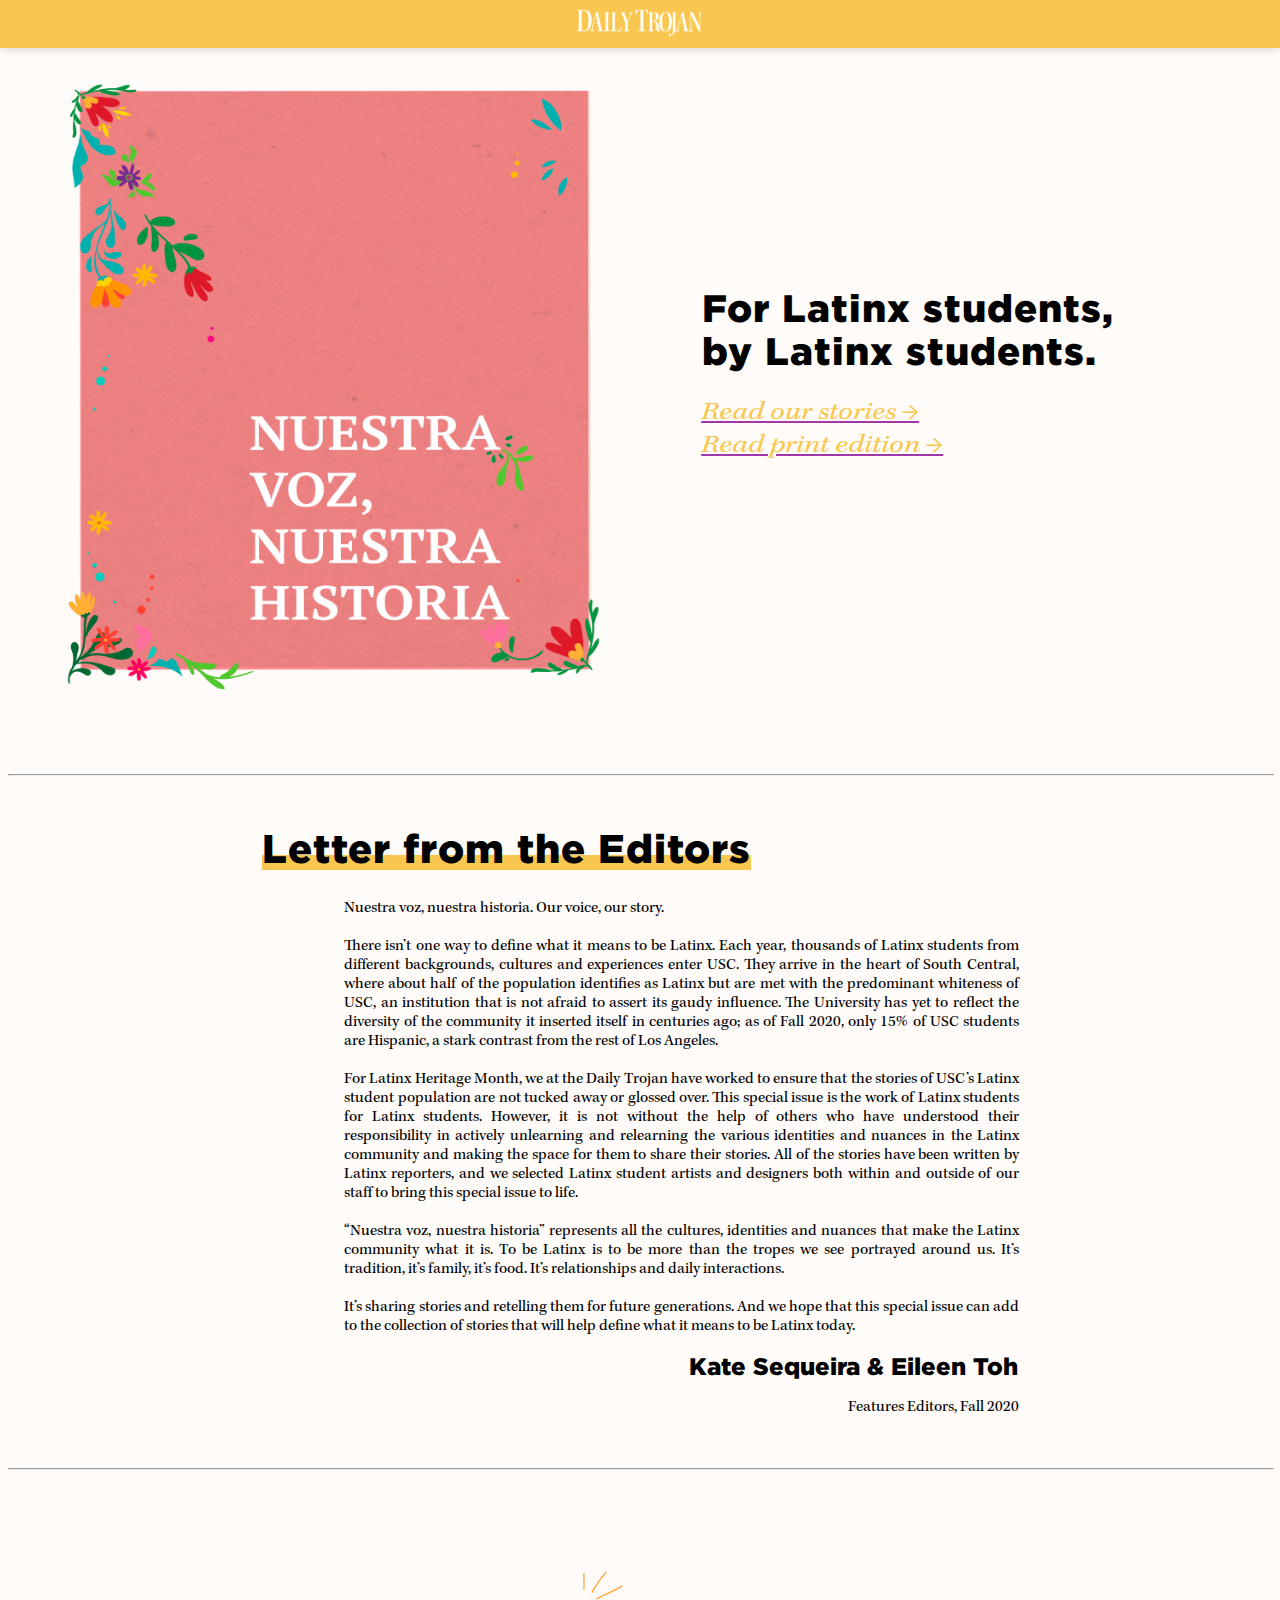
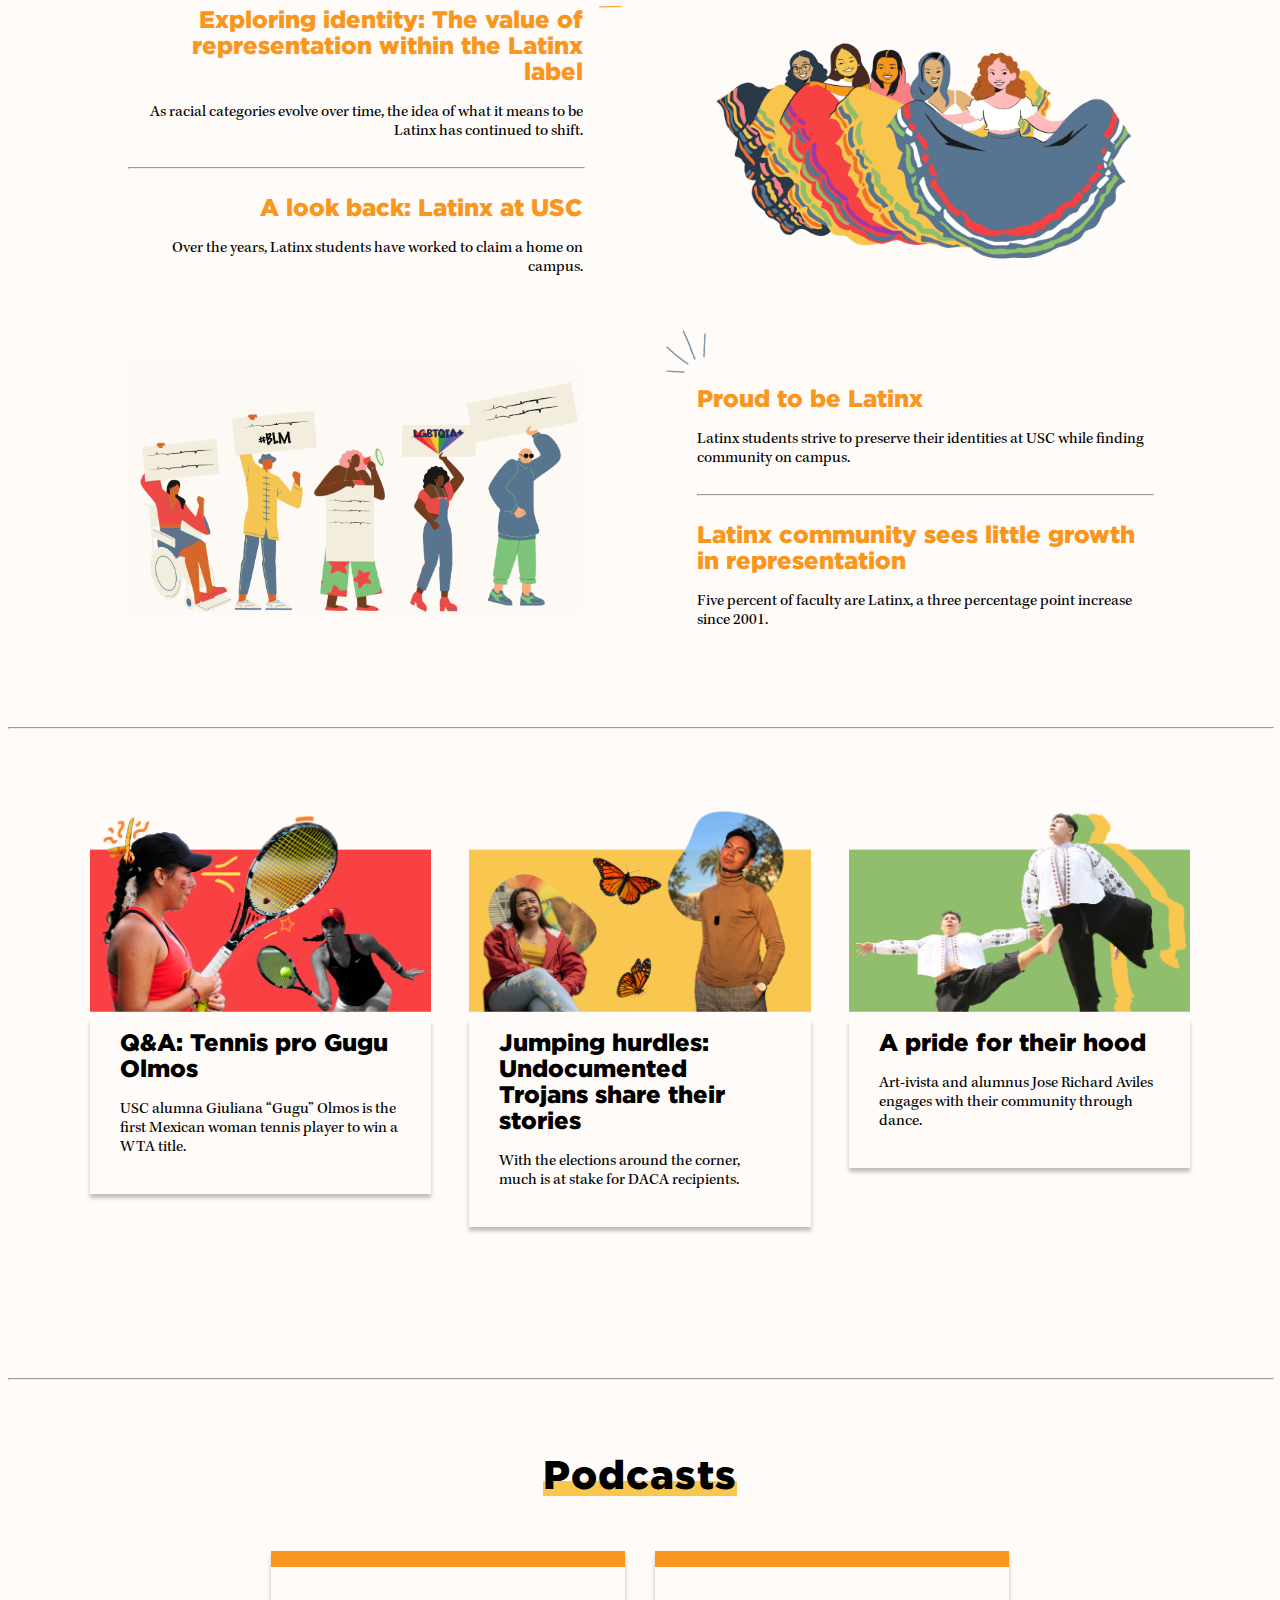
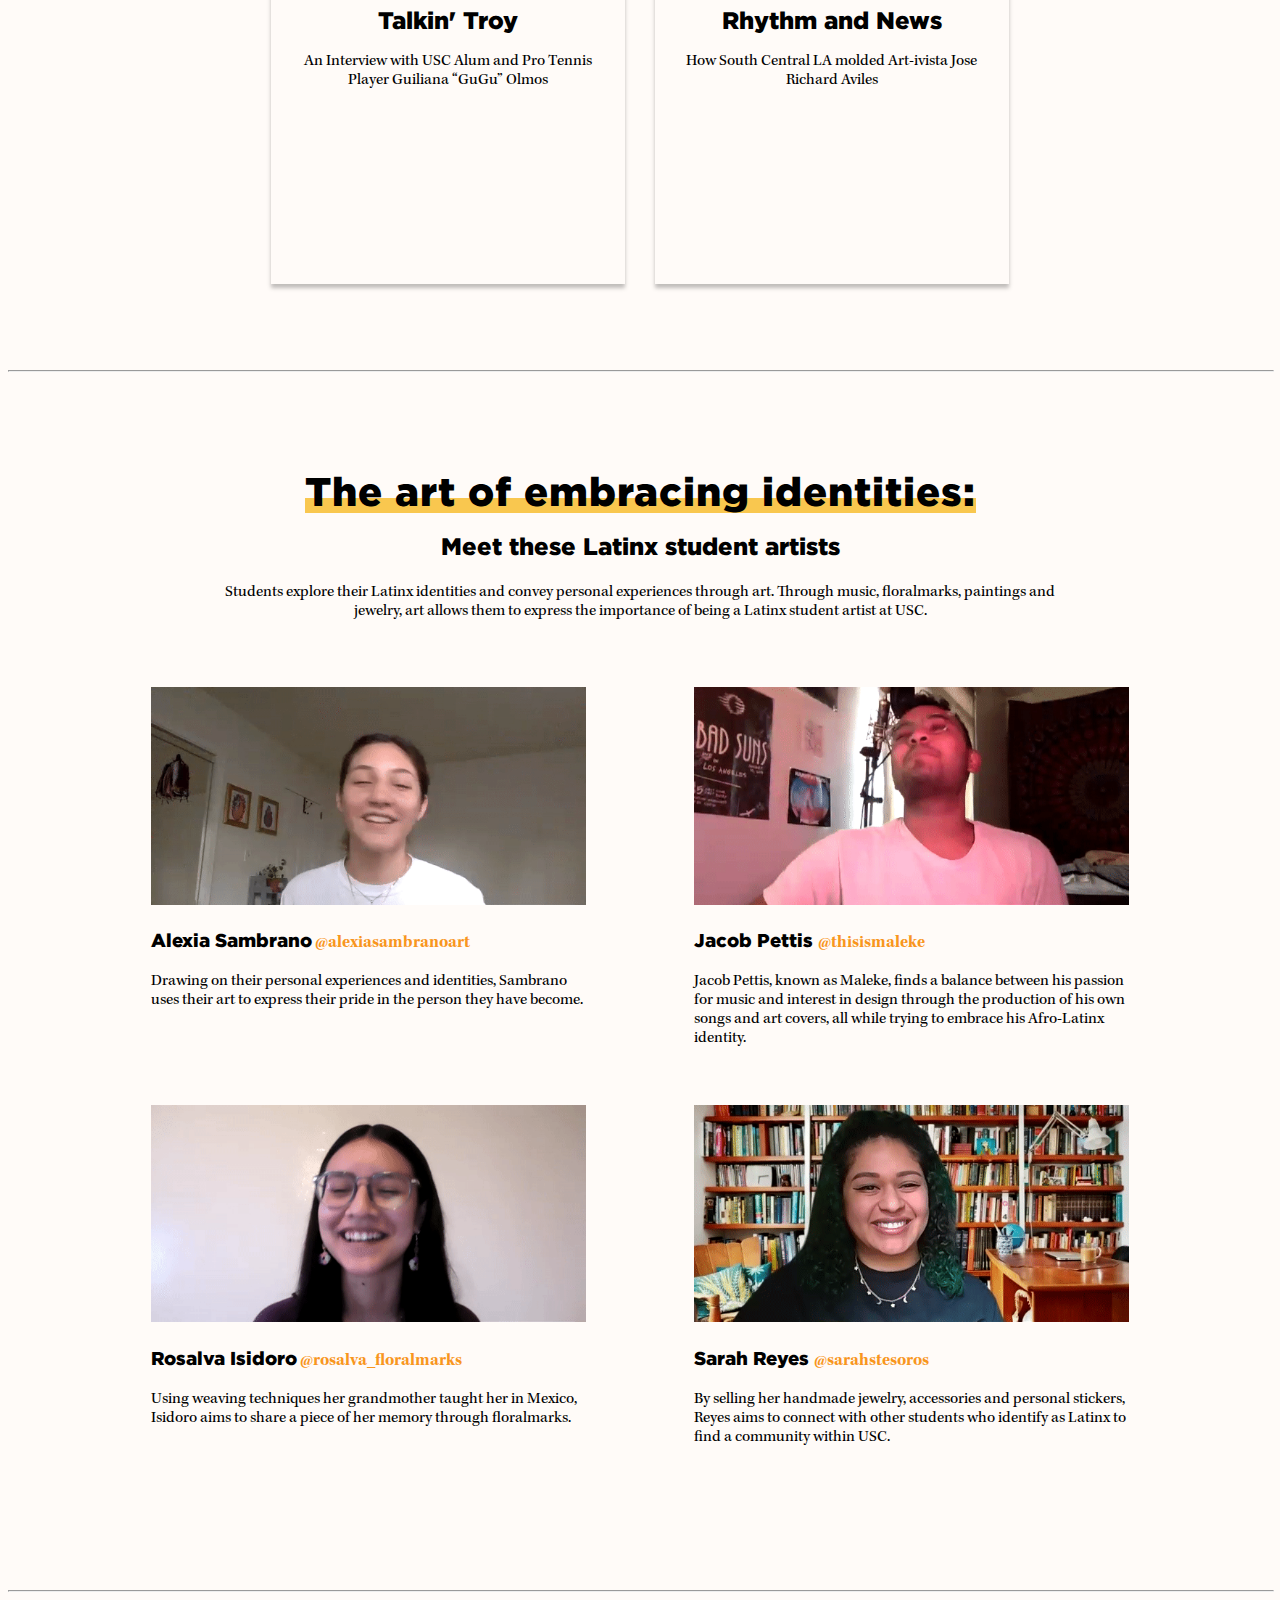
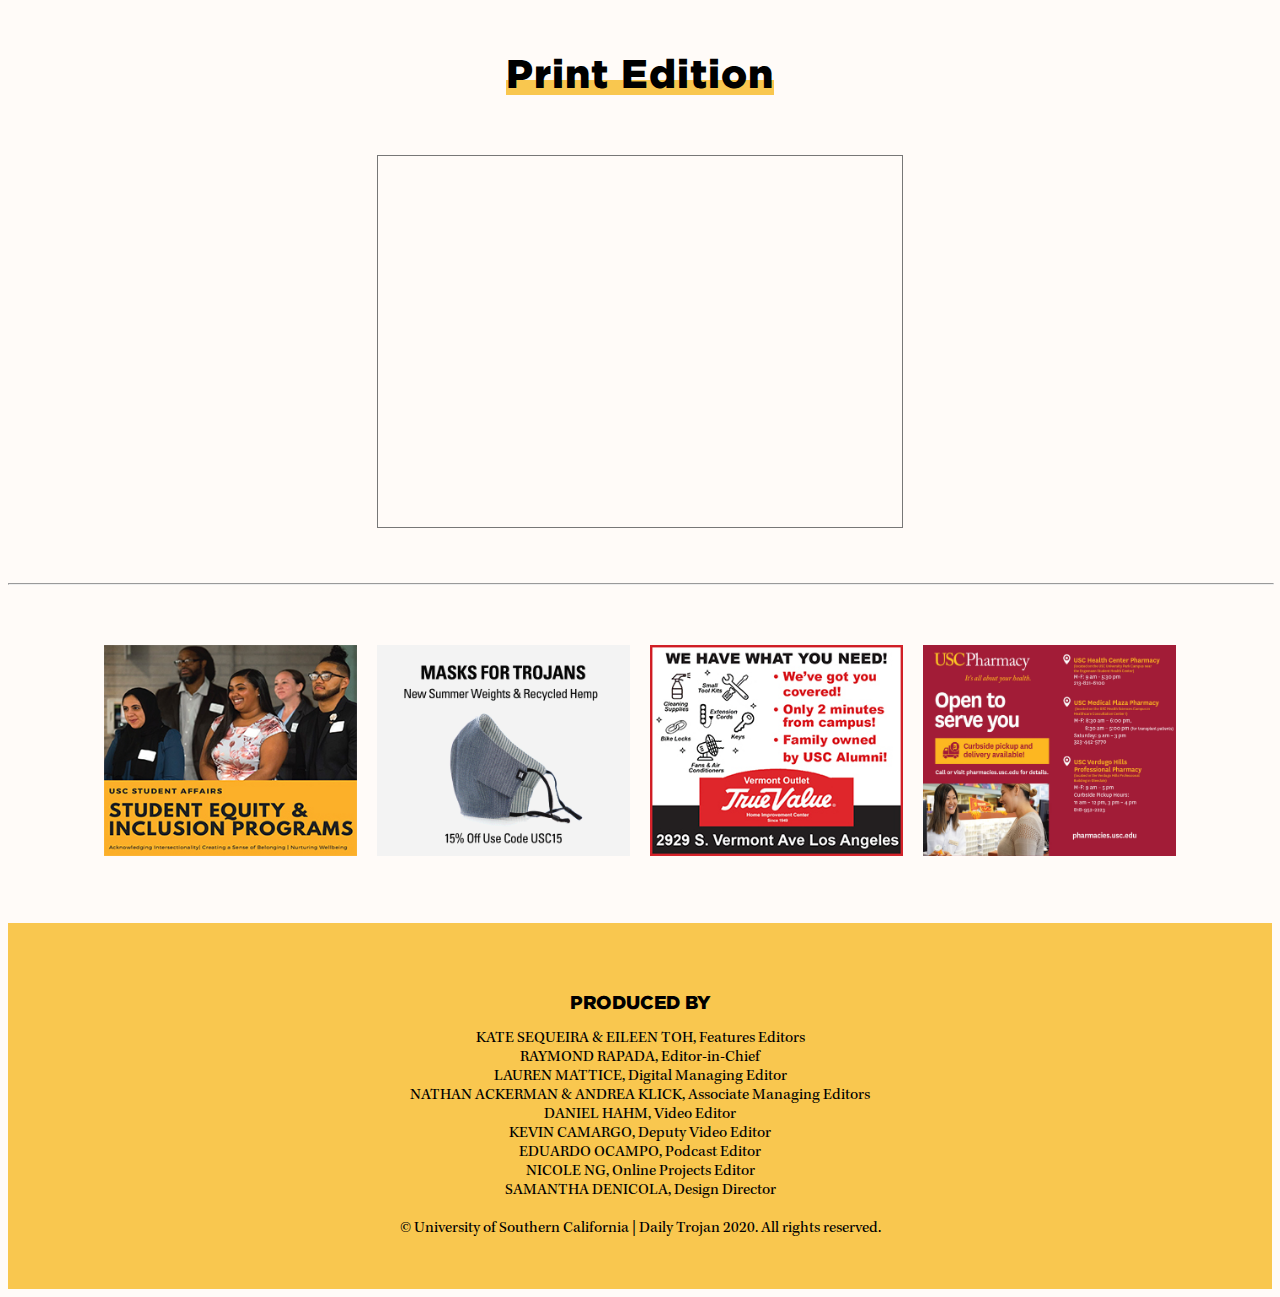
<file: index.html>
<!DOCTYPE html>
<html>
<head>
	<title>Nuestra Voz, Nuestra Historia | Daily Trojan</title>
	<meta charset="utf-8" />
	<meta name="viewport" content="width=device-width, initial-scale=1.0">
	<meta property="og:type" content="article" />
	<meta property="og:title" content="Nuestra Voz, Nuestra Historia" />
	<meta property="og:description" content="Stories for Latinx students, by Latinx students." />
	<meta property="og:image" content="https://nicolengsy.github.io/latinx-heritage-month/images/cover/socials-cover.png"/>
	<meta name="twitter:card" content="summary_large_image">
	<meta name="twitter:site" content="@dailytrojan">
	<meta name="twitter:title" content="Nuestra Voz, Nuestra Historia">
	<meta name="twitter:description" content="Stories for Latinx students, by Latinx students.">
	<meta name="twitter:image" content="https://nicolengsy.github.io/latinx-heritage-month/images/cover/socials-cover.png">
	<link rel="stylesheet" href="assets/styles.css">
	<link rel="icon" type="image/png" href="images/favicon.png"/>
</head>
<body>
	<header id="header">
		<div class="logo-container">
			<a href="http://dailytrojan.com/"><img class="logo" src="images/dt_logo.png" alt="Daily Trojan logo"></a>
		</div>
	</header>

	<!-- Twitter/FB Card Image -->
	<img href="images/cover/socials-cover.png" style="display:none">

	<!-- Cover -->
	<section id="cover">
		<!-- Cover Art -->
		<div id="cover-art-container">
			<img id="cover-art" src="images/cover/cover-online-edit2.png">
		</div>	
		<!-- Description -->
		<div id="cover-description">
			<h1 id="cover-text">For Latinx students, <br>by Latinx students.</h1>
			<a href="#editor-line"><p class="read-story">Read our stories &rarr;</p></a>
			<a href="#print-section"><p class="read-print">Read print edition &rarr;</p></a>
		</div>	
	</section>

	<hr class="line" id="editor-line">

	<!-- Letter from the Editor -->
	<section id="editor-section">
		<h1><mark class="yellowlight">Letter from the Editors</mark></h1>
 		<div id="editor-body">
			<p id="editor-text">Nuestra voz, nuestra historia. Our voice, our story. 
				<br><br>There isn’t one way to define what it means to be Latinx. Each year, thousands of Latinx students from different backgrounds, cultures and experiences enter USC. They arrive in the heart of South Central, where about half of the population identifies as Latinx but are met with the predominant whiteness of USC, an institution that is not afraid to assert its gaudy influence. The University has yet to reflect the diversity of the community it inserted itself in centuries ago; as of Fall 2020, only 15% of USC students are Hispanic, a stark contrast from the rest of Los Angeles. 
  
				<br><br>For Latinx Heritage Month, we at the Daily Trojan have worked to ensure that the stories of USC’s Latinx student population are not tucked away or glossed over. This special issue is the work of Latinx students for Latinx students. However, it is not without the help of others who have understood their responsibility in actively unlearning and relearning the various identities and nuances in the Latinx community and making the space for them to share their stories. All of the stories have been written by Latinx reporters, and we selected Latinx student artists and designers both within and outside of our staff to bring this special issue to life. 

				<br><br>“Nuestra voz, nuestra historia” represents all the cultures, identities and nuances that make the Latinx community what it is. To be Latinx is to be more than the tropes we see portrayed around us. It’s tradition, it’s family, it’s food. It’s relationships and daily interactions.

				<br><br>It’s sharing stories and retelling them for future generations. And we hope that this special issue can add to the collection of stories that will help define what it means to be Latinx today. 
			</p>
			<div id="editor-signature"><p class="subtitle">Kate Sequeira & Eileen Toh</p><br>Features Editors, Fall 2020</div>
		</div>
	</section>

	<hr class="line">

	<!--  Stories 1 -->
	<section id="story-section-1">
		<div class="blob blob-1">
			<div class="story-stack align-right">
				<a target="_blank" href="https://dailytrojan.com/2020/10/14/exploring-identity-the-value-of-representation-within-the-latinx-label/">
					<div class="stacked-story">
						<h2 class="story-title">Exploring identity: The value of representation within the Latinx label</h2>
						<p>As racial categories evolve over time, the idea of what it means to be Latinx has continued to shift.</p>
					</div>
				</a>
				<hr class="line">
				<a target="_blank" href="https://dailytrojan.com/2020/10/14/a-look-back-latinx-at-usc/">
					<div class="stacked-story">
						<h2 class="story-title">A look back: Latinx at USC</h2>
						<p>Over the years, Latinx students have worked to claim a home on campus.</p>
				</div>
			</a>
			<div class="tick-container">
				<img class="tick" src="images/ticks/orange_tick.png" alt="Tick marks for decoration">
			</div>
			</div>

			<div class="side-graphic">
				<img class="graphic" src="images/activism/Folklorico2.png" alt="An illustration of a row of women in traditional dresses dancing Folklorico">
			</div>
		</div>
		<div class="blob blob-2">
			<div class="side-graphic">
				<img class="graphic" src="images/activism/Protestors2.png" alt="An illustration of latinx protestors supporting Black Lives Matter, LGBTQIA+, and various movements">
			</div>
			<div class="story-stack">
				<a target="_blank" href="https://dailytrojan.com/2020/10/14/proud-to-be-latinx/">
					<div class="stacked-story">
						<h2 class="story-title">Proud to be Latinx</h2>
						<p>Latinx students strive to preserve their identities at USC while finding community on campus.</p>
					</div>
				</a>
				<hr class="line">
				<a target="_blank" href="https://dailytrojan.com/2020/10/14/latinx-community-sees-little-growth-in-representation/">
					<div class="stacked-story">
						<h2 class="story-title">Latinx community sees little growth in representation</h2>
						<p>Five percent of faculty are Latinx, a three percentage point increase since 2001.</p>
					</div>
				</a>
				<div class="tick-container-left">
					<img class="tick" src="images/ticks/blue_tick_left.png" alt="Tick marks for decoration">
				</div>
			</div>
		</div>
	</section>

	<hr class="line">

	<!-- Stories 2 -->
	<section id="story-section-2">
		<div class="row">
			<div class="cell"><a class="story-link" target="_blank" href="https://dailytrojan.com/2020/10/14/qa-tennis-pro-gugu-olmos/">
				<!-- <div class="color-bar orange"></div> -->
				<div class="profile-img"><img src="images/profiles/olmos.png" alt="Collage of Giuliana Olmos, USC alumnus and tennis player"></div>
				<div class="story-container">
					<h2 class="story-title">Q&A: Tennis pro Gugu Olmos</h2>
					<p>USC alumna Giuliana “Gugu” Olmos is the first Mexican woman tennis player to win a WTA title.</p>
				</div>
				</a>
			</div>
			<div class="cell"><a class="story-link" target="_blank" href="https://dailytrojan.com/2020/10/14/jumping-hurdles-undocumented-trojans-share-their-stories/">
				<div class="profile-img"><img src="images/profiles/daca.png" alt="Collage of two undocumented Trojan students who were interviewed, with two butterflies that represent migration"></div>
				<div class="story-container">
					<h2 class="story-title">Jumping hurdles: Undocumented Trojans share their stories</h2>
					<p>With the elections around the corner, much is at stake for DACA recipients.</p>
				</div>
				</a>
			</div>
			<div class="cell"><a class="story-link" target="_blank" href="https://dailytrojan.com/2020/10/14/a-pride-for-their-hood/">
				<div class="profile-img"><img src="images/profiles/jose.png" alt="Collage of Jose Richard Aviles, USC alumnus and artist"></div>
				<div class="story-container">
					<h2 class="story-title">A pride for their hood</h2>
					<p>Art-ivista and alumnus Jose Richard Aviles engages with their community through dance.</p>
				</div>
				</a>
			</div>
		</div>
	</section>

	<hr class="line">

	<section id="podcast-section">
		<h1><mark class="yellowlight">Podcasts</mark></h1><br>
		<div class="podcasts-container">
			<div class="podcast-cell">
				<div class="color-bar orange"></div>
				<div class="podcast-body">
					<a class="podcast-link" target="_blank" href="https://dailytrojan.com/2020/10/14/talkin-troy-s5e4-an-interview-with-usc-alum-and-pro-tennis-player-guiliana-gugu-olmos/">
						<h2>Talkin' Troy</h2>
					</a>
					<p>An Interview with USC Alum and Pro Tennis Player Guiliana “GuGu” Olmos</p>
					<iframe class="podcast-iframe" src="https://anchor.fm/talkin-troy/embed/episodes/An-Interview-with-USC-Alum-and-Pro-Tennis-Player-Guiliana-GuGu-Olmos-el1luh" frameborder="0" scrolling="no"></iframe>				
				</div>
			</div>
			<div class="podcast-cell">
				<div class="color-bar orange"></div>
				<div class="podcast-body">
					<a class="podcast-link" target="_blank" href="https://dailytrojan.com/2020/10/14/rhythm-and-news-s5e1-how-south-central-la-molded-art-ivista-jose-richard-aviles/">
						<h2>Rhythm and News</h2>
					</a>
						<p>How South Central LA molded Art-ivista Jose Richard Aviles</p>
			    	<iframe class="podcast-iframe" src="https://anchor.fm/rhythm-and-news/embed/episodes/How-South-Central-LA-molded-Art-ivista-Jose-Richard-Aviles-el1ncj"frameborder="0" scrolling="no"></iframe>
				</div>
			</div>
		</div>
	</section>

	<hr class="line">
	
	<section id="video-section">
		<h1 class="video-title"><mark class="yellowlight">The art of embracing identities:<br></mark></h1>
		<h2 class="video-title">Meet these Latinx student artists</h2>
		<p class="video-dek">Students explore their Latinx identities and convey personal experiences through art. Through music, floralmarks, paintings and jewelry, art allows them to express the importance of being a Latinx student artist at USC.</p>
		<div class="videos">
			<div class="video-cell">
				<a target="_blank" href="https://www.youtube.com/watch?v=xGN4vuSsiU0"><img class="video-gifs" src="images/artists-gif/Alexia_Sambrano.gif" alt="Gif of artist Alexia Sambrano"></a>
				<h3>Alexia Sambrano<a class="artist-ig" target="_blank" href="https://www.instagram.com/alexiasambranoart/"> @alexiasambranoart</a></h3>
				<p>Drawing on their personal experiences and identities, Sambrano uses their art to express their pride in the person they have become.</p>
			</div>
			<div class="video-cell">
				<a target="_blank" href="https://www.youtube.com/watch?v=CnesWEY3oHU"><img class="video-gifs" src="images/artists-gif/Jacob_Pettis.gif" alt="Gif of artist Jacob Pettis"></a>
				<h3>Jacob Pettis <a class="artist-ig" target="_blank" href="https://www.instagram.com/thisismaleke/"> @thisismaleke</a></h3>
				<p>Jacob Pettis, known as Maleke, finds a balance between his passion for music and interest in design through the production of his own songs and art covers, all while trying to embrace his Afro-Latinx identity.</p>
			</div>
			<div class="video-cell">
				<a target="_blank" href="https://www.youtube.com/watch?v=Hves-ZPH0Fc"><img class="video-gifs" src="images/artists-gif/Rosalva_Isidoro.gif" alt="Gif of artist Rosalva Isidoro"></a>
				<h3>Rosalva Isidoro<a class="artist-ig" target="_blank" href="https://www.instagram.com/rosalva_floralmarks/"> @rosalva_floralmarks</a></h3>
				<p>Using weaving techniques her grandmother taught her in Mexico, Isidoro aims to share a piece of her memory through floralmarks.</p>
			</div>
			<div class="video-cell">
				<a target="_blank" href="https://www.youtube.com/watch?v=7HPdeF8nppQ"><img class="video-gifs" src="images/artists-gif/Sarah_Reyes.gif" alt="Gif of artist Sarah Reyes"></a>
				<h3>Sarah Reyes <a class="artist-ig" target="_blank" href="https://www.instagram.com/sarahstesoros/"> @sarahstesoros</a></h3>
				<p>By selling her handmade jewelry, accessories and personal stickers, Reyes aims to connect with other students who identify as Latinx to find a community within USC.</p>
			</div>
		</div>
	</section>

	<hr class="line"> 

	<section id="print-section">
		<h1><mark class="yellowlight">Print Edition</mark></h1><br>
		<iframe class="print-iframe" style="border: 1px solid #777;" src="https://indd.adobe.com/embed/cbbbe970-107a-47e3-9b60-486f57f27217?startpage=1&allowFullscreen=true" width="524px" height="371px" frameborder="0" allowfullscreen=""></iframe>

	</section>
	<hr class="line"> 

	<!-- Ads -->
	<section id="ads-section">
		<div class="ad-container"><a target="_blank" href="https://seip.usc.edu/"><img class="ad" src="images/ads/SEIP.jpg" alt="An ad for USC Student Equity and Inclusion Programs"></a></div>
		<div class="ad-container"><a target="_blank" href="https://vermontoutlettruevalue.com/"><img class="ad" src="images/ads/MasksForTrojans.gif" alt="An ad selling Masks for Trojans"></a></div>
		<div class="ad-container"><a target="_blank" href="https://savilino.com/"><img class="ad" src="images/ads/TrueValue.jpg" alt="An add for TrueValue"></a></div>
		<div class="ad-container"><a target="_blank" href="https://pharmacies.usc.edu/"><img class="ad" src="images/ads/USCPharmacy.jpg" alt="An ad for USC Pharmacy"></a></div>
	</section>

	<footer id="footer">	
		<h3>PRODUCED BY</h3>
		<span class="yellow-name">KATE SEQUEIRA & EILEEN TOH,</span> Features Editors<br>
		<span class="yellow-name">RAYMOND RAPADA,</span> Editor-in-Chief<br>
		<span class="yellow-name">LAUREN MATTICE,</span> Digital Managing Editor<br>
		<span class="yellow-name">NATHAN ACKERMAN & ANDREA KLICK,</span> Associate Managing Editors<br>
		<span class="yellow-name">DANIEL HAHM,</span> Video Editor<br>
		<span class="yellow-name">KEVIN CAMARGO,</span> Deputy Video Editor<br>
		<span class="yellow-name">EDUARDO OCAMPO,</span> Podcast Editor<br>
		<span class="yellow-name">NICOLE NG,</span> Online Projects Editor<br>
		<span class="yellow-name">SAMANTHA DENICOLA,</span> Design Director<br><br>
		© University of Southern California | Daily Trojan 2020. All rights reserved.
	</footer>

</body>
</html>
</file>
<file: assets/styles.css>
/* Colors */
:root {
	--red: #f94144;
	--orange: #f8961e;
	--purple: #9f38a9;
	--tangerine: #f3722c;
	--green: #90be6d;
	--yellow: #f9c74f;
	--blue: #577590;
	--cream: #FFFBF8;
}
/* Fonts */
@font-face {
	font-family: Meno;
	src: url(MenoRegular.ttf);
}
@font-face {
	font-family: Kepler;
	src:url(KeplerStd-Regular.otf);
}
@font-face {
	font-family: Kepler;
	src: url(KeplerStd-Bold.otf);
	font-weight: bold;
}@font-face {
	font-family: Kepler;
	src: url(KeplerStd-ExtIt.otf);
	font-style: italic;
}
@font-face {
	font-family: Gotham;
	src: url(Gotham-Black.otf);
	font-weight: bold;
}
@font-face {
	font-family: Gotham;
	src: url(Gotham-Bold.otf);
}
@font-face {
	font-family: Gotham;
	src: url(GothamBoldItalic.ttf);
	font-style: italic;
}


/* General */
html {
	scroll-behavior: smooth;
}
body {
	background-color: var(--cream);
	font-family: Kepler, Georgia, serif;
}
h1, h2, h3, h4 {
	font-family: Gotham, Arial, Helvetica, sans-serif;

}
h1 {
	font-size: 40px;
	letter-spacing: 1px;
	font-weight: bold;
	margin: 1px;
}
.title {
	font-family: Gotham, Arial, Helvetica, sans-serif;
	font-size: 40px;
	font-weight: bold;
	margin: 1px;
}
.title-img {
	width: 380px;
	/*min-width: 250px;*/
}
.subtitle {
	font-family: Gotham, Arial, Helvetica, sans-serif;
	font-size: 24px;
	font-weight: bold;
	margin: 1px;
}
.yellowlight {
	background: linear-gradient(180deg, rgba(255,255,255,0) 65%, #f9c74f 65%);
/*	display: inline-block;
	line-height: 0em;
	padding-bottom: 0.5em;
	background-color: var(--yellow);*/
}
.line {
	border-color: 1px solid gray;
	width: 100%;
}
.align-right {
	text-align: right;
}
/* Header */
#header {
	height: 3em;
	text-align: center;
	box-shadow: 0 0 10px 0 rgba(0, 0, 0, 0.2);
	position: fixed;
	width: 100%;
	top: 0;
	left: 0;
	line-height: 3em;
	z-index: 10001;
	background-color: var(--yellow);
}
#header .logo {
	color: var(--cream);
	font-family: 'Source Sans Pro', serif;
	font-weight: bold;
	font-size: 1.25em;
	letter-spacing: 2px;
	text-decoration: none;
	text-align: center;
}
.logo-container {
	width: 130px;
	margin: auto;
	margin-top: 2px;
}
.logo {
	width: 100%;
	margin-top: 5px;
}

/* Cover */
#cover {
	display: flex;
	justify-content: center;
	margin: 3em 20px;
	flex-wrap: wrap;

}
#cover-art-container {
	width: 50%;
	min-width: 280px;
	text-align: center;
}
#cover-art {
	width: 100%;
	max-width: 560px;
}
#cover-description {
	flex-grow: 1;
	display: flex;
	flex-direction: column;
	justify-content: center;
	margin: 0 auto;
	padding: 10px;
	padding-left: 5%;
}
#cover-description p {
	font-style: italic;
	font-size: 2vw;
	color: var(--yellow);
}
#cover-description a {
	text-decoration-color: var(--purple);
}
#cover-text {
	font-size: 3vw;
	text-align: left;
	display: inline-block;
}
.read-story {
	margin-bottom: 0px;
}
.read-print {
	margin-top: 2px;
}
@media only screen and (max-width: 570px) {
	.print-iframe {
		width: 70%;
	}
	#cover-art-container {
		margin-top: 50px;
	}
	#cover-description {
		margin: auto;
	}
	#cover-text {
		font-size: 20px;
		text-align: center;
	}
   #cover-description p {
   		font-size: 16px;
   		text-align: center;
   }
}

/* Editor Letter */
#editor-section {
	width: 60%;
	min-width: 300px;
	margin: auto;
	margin-top: 50px;
	margin-bottom: 50px;
}

#editor-body {
	text-align: justify;
	margin-left: 11%;
}
#editor-text {
	margin-top: 30px;
}
#editor-signature {
	text-align: right;
}

/* Color Bars */
.color-bar {
	height: 16px;
}
.red {
	background-color: var(--red);
}
.orange {
	background-color: var(--orange);
}
.purple {
	background-color: var(--purple);
}
.tangerine {
	background-color: var(--tangerine);
}
.green {
	background-color: var(--green);
}
.yellow {
	background-color: var(--yellow);
}
.blue {
	background-color: var(--blue);
}


/* Stories 1 */
#story-section-1 {
	padding: 5%;
}
.blob {
	display: flex;
	justify-content: space-around;
	flex-wrap: wrap;
}
.blob-2 {
	flex-wrap: wrap-reverse;
}
.side-graphic {
	width: 40%;
	min-width: 300px;
	display: flex;
	flex-direction: column;
	justify-content: center;
}
.side-graphic img {
	width: 100%;
}
.story-stack {
	width: 40%;
	min-width: 230px;
	max-width: 500px;
	margin-top: 40px;
	position: relative;
}
.story-stack a {
	color: black;
	text-decoration: none;
}
.story-stack a:hover {
	color: var(--orange);
}
.stacked-story {
	margin: 25px 0px;
}
.stacked-story:hover {
	position: relative;
	top: -5px;
}
.stacked-story .story-title {
	color: var(--orange);
}
.tick-container {
	width: 40px;
	position: absolute;
	top: -10px;
	left: 100%;
}
.tick-container-left {
	width: 40px;
	position: absolute;
	top: -30px;
	right: 98%;
}
.tick {
	width: 100%;
}
/* Stories 2 */
#story-section-2 {
	padding: 5%;
}
.row {
 display: flex;
 justify-content: space-around;
 margin-bottom: 50px;
 flex-wrap: wrap;
}
.story-link {
	color: black;
	text-decoration: none;
}
.cell {
	/*width: 30vw;*/
	/*height: 28vw;*/
	width: 30%;
	min-width: 300px;
	margin-bottom: 30px;
}
.cell:hover {
	position: relative;
	top: -5px;
}
.story-container {
	padding: 10px 30px 20px 30px;
	color: black;
	box-shadow: 0px 4px 4px rgba(0, 0, 0, 0.25);
}
.profile-img {
	width: 100%;
}
.profile-img img {
	width: 100%;
}
.story-title {
	font-size: 1.5em;
	margin-top: 0px;
}
.graphic-container {
	text-align: right;
}
.graphic {
	width: 50%;
}

/* Videos */
#video-section {
	padding: 7%;
}
.videos {
	display: flex;
	flex-wrap: wrap;
	justify-content: space-around;
	margin-top: 50px;
}
.video-title {
	text-align: center;
}
.video-dek {
	padding: 5px 10%;
	text-align: center;
}
.video-cell {
	width: 40%;
	margin: 10px;
	margin-bottom: 30px;
}
.video-gifs {
	width: 100%;
}
.video-gifs:hover {
	box-sizing: border-box;
	border: var(--orange) 5px solid;
}
.artist-ig {
	font-family: Kepler;
	text-decoration: none;
	color: var(--orange);
	font-size: .9em;
}
.artist-ig:hover {
	text-decoration: underline;
}

/* Podcasts */
#podcast-section {
	padding: 5% 10%;
	text-align: center;
}
.podcasts-container {
	display: flex;
	justify-content: center;
	flex-wrap: wrap;
	margin-top: 20px;
}
.podcast-cell {
	max-width: 35%;
	min-width: 250px;
	box-shadow: 0px 4px 4px rgba(0, 0, 0, 0.25);
	margin: 15px;

}
.podcast-body {
	padding: 20px;
}
.podcast-iframe {
	width: 100%;
}
.podcast-link {
	text-decoration: none;
	color: black;
}
.podcast-link:hover {
	color: var(--orange);
}

/* Ads */
#ads-section {
	/*padding: 10%;*/
	display: flex;
	justify-content: center;
	flex-wrap: wrap;
	margin-top: 50px;
	margin-bottom: 50px;
}
.ad-container {
	/*min-width: 250px;*/
	margin: 10px;
	width: 20%;
}
.ad {
	width: 100%;
}

/* Print */
#print-section {
	text-align: center;
	padding: 50px 0px 40px 0px;
}
.print-iframe {
	margin-top: 40px;
}

/* Footer */
footer {
	background-color: var(--yellow);
	color: var(--black);
	padding: 50px 20px;
	text-align: center;
	margin: auto;
}
</file>
